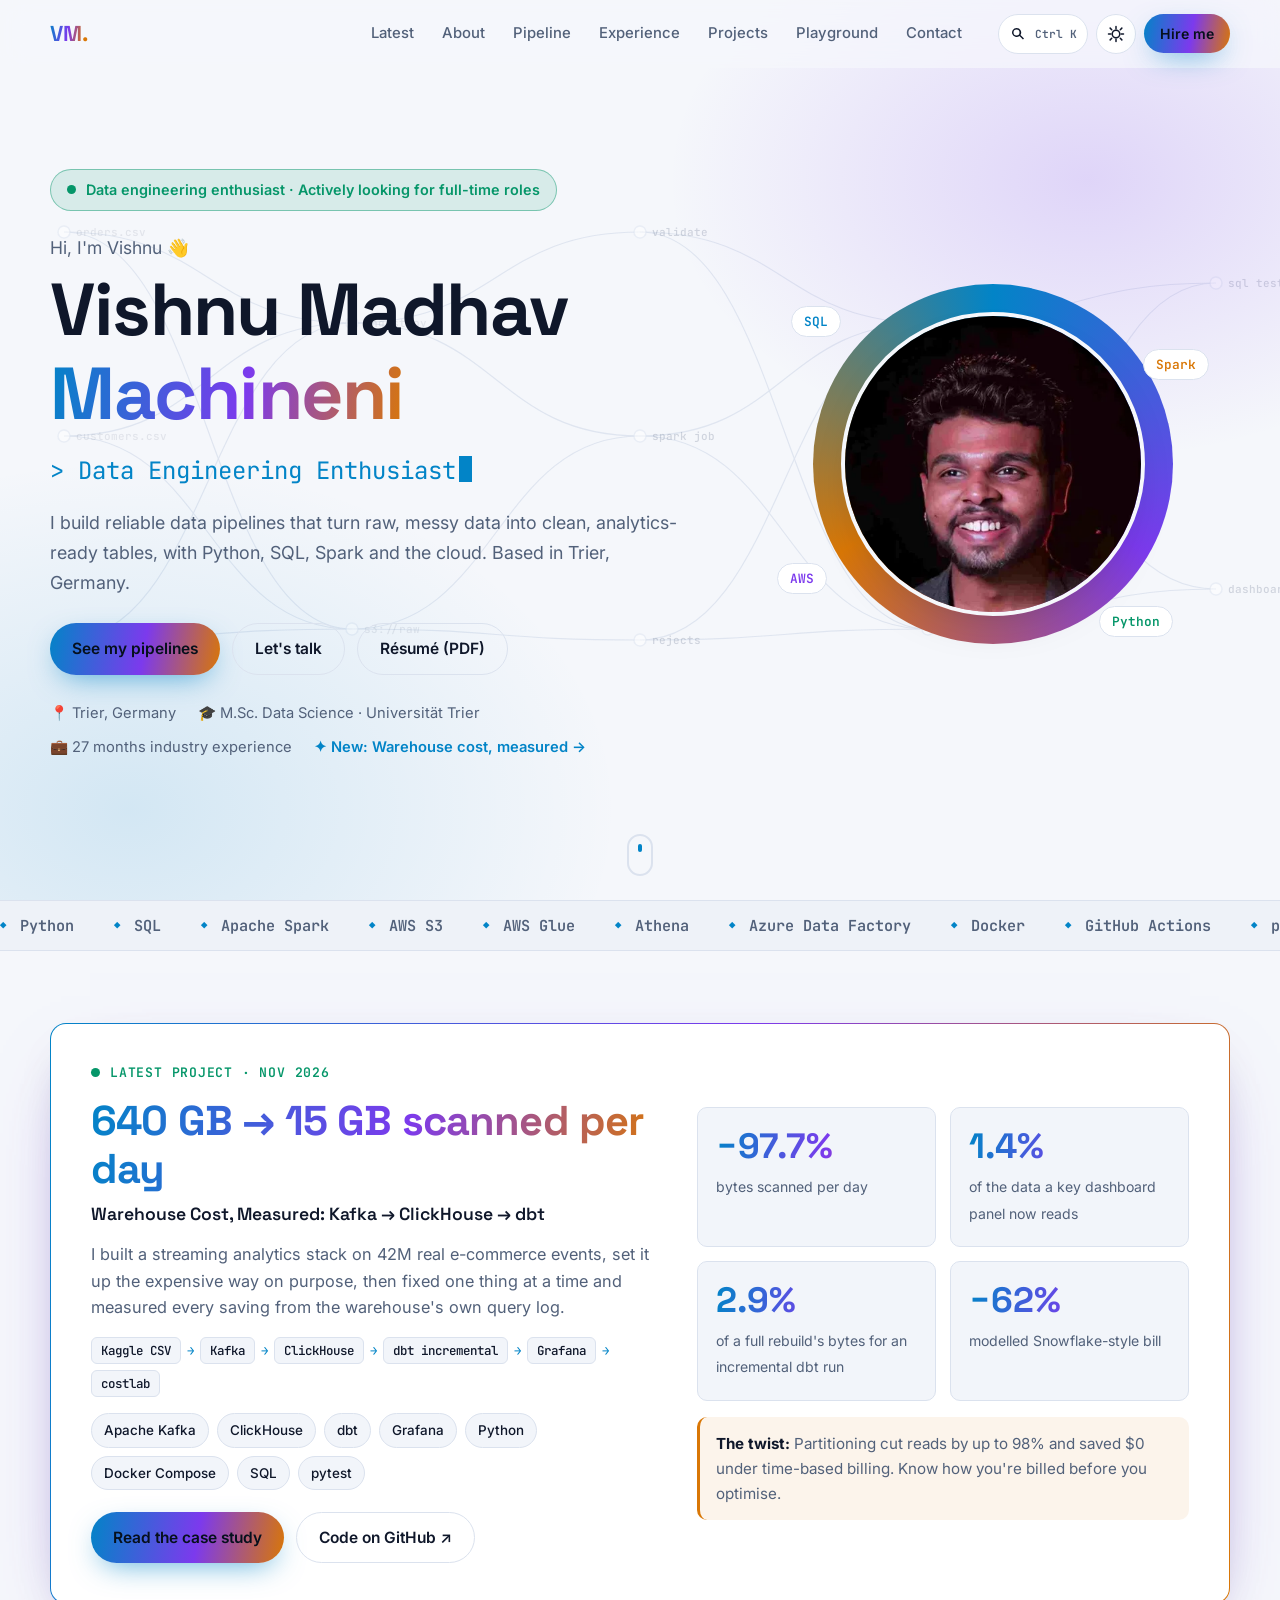
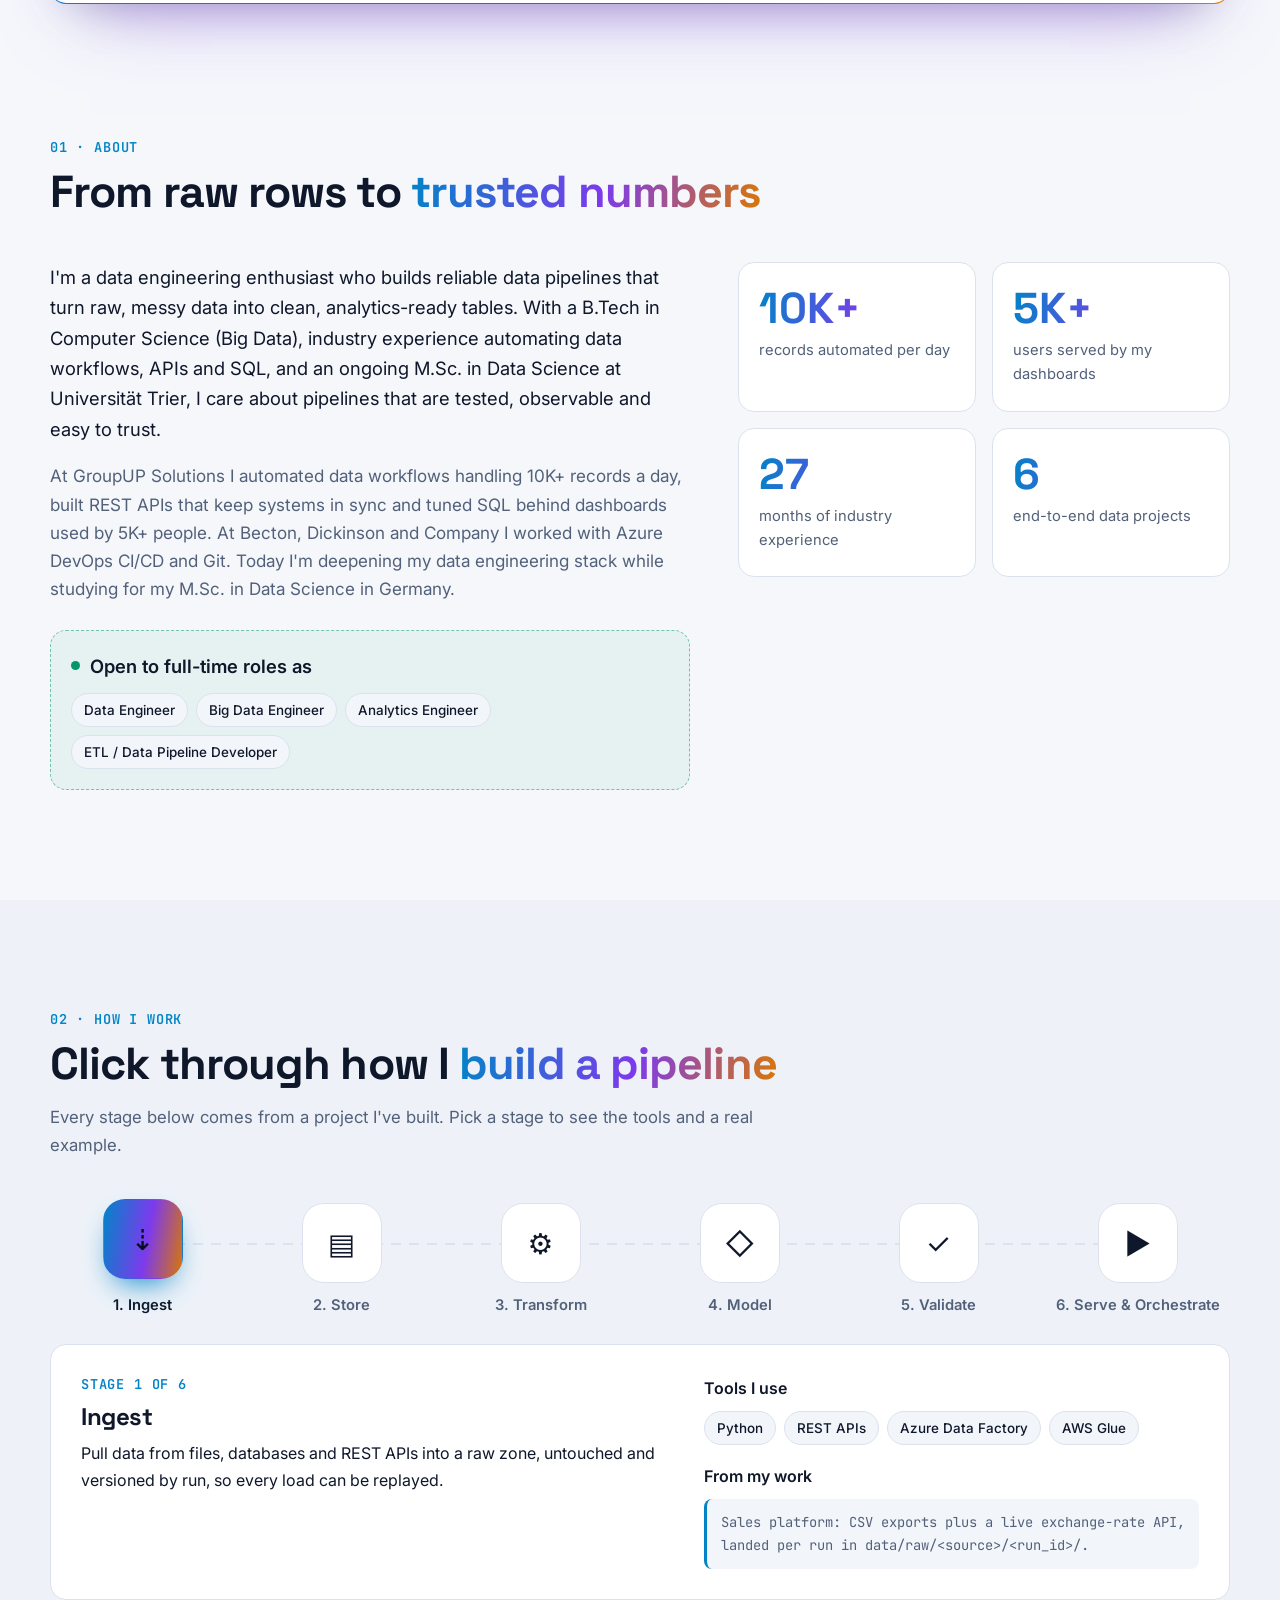
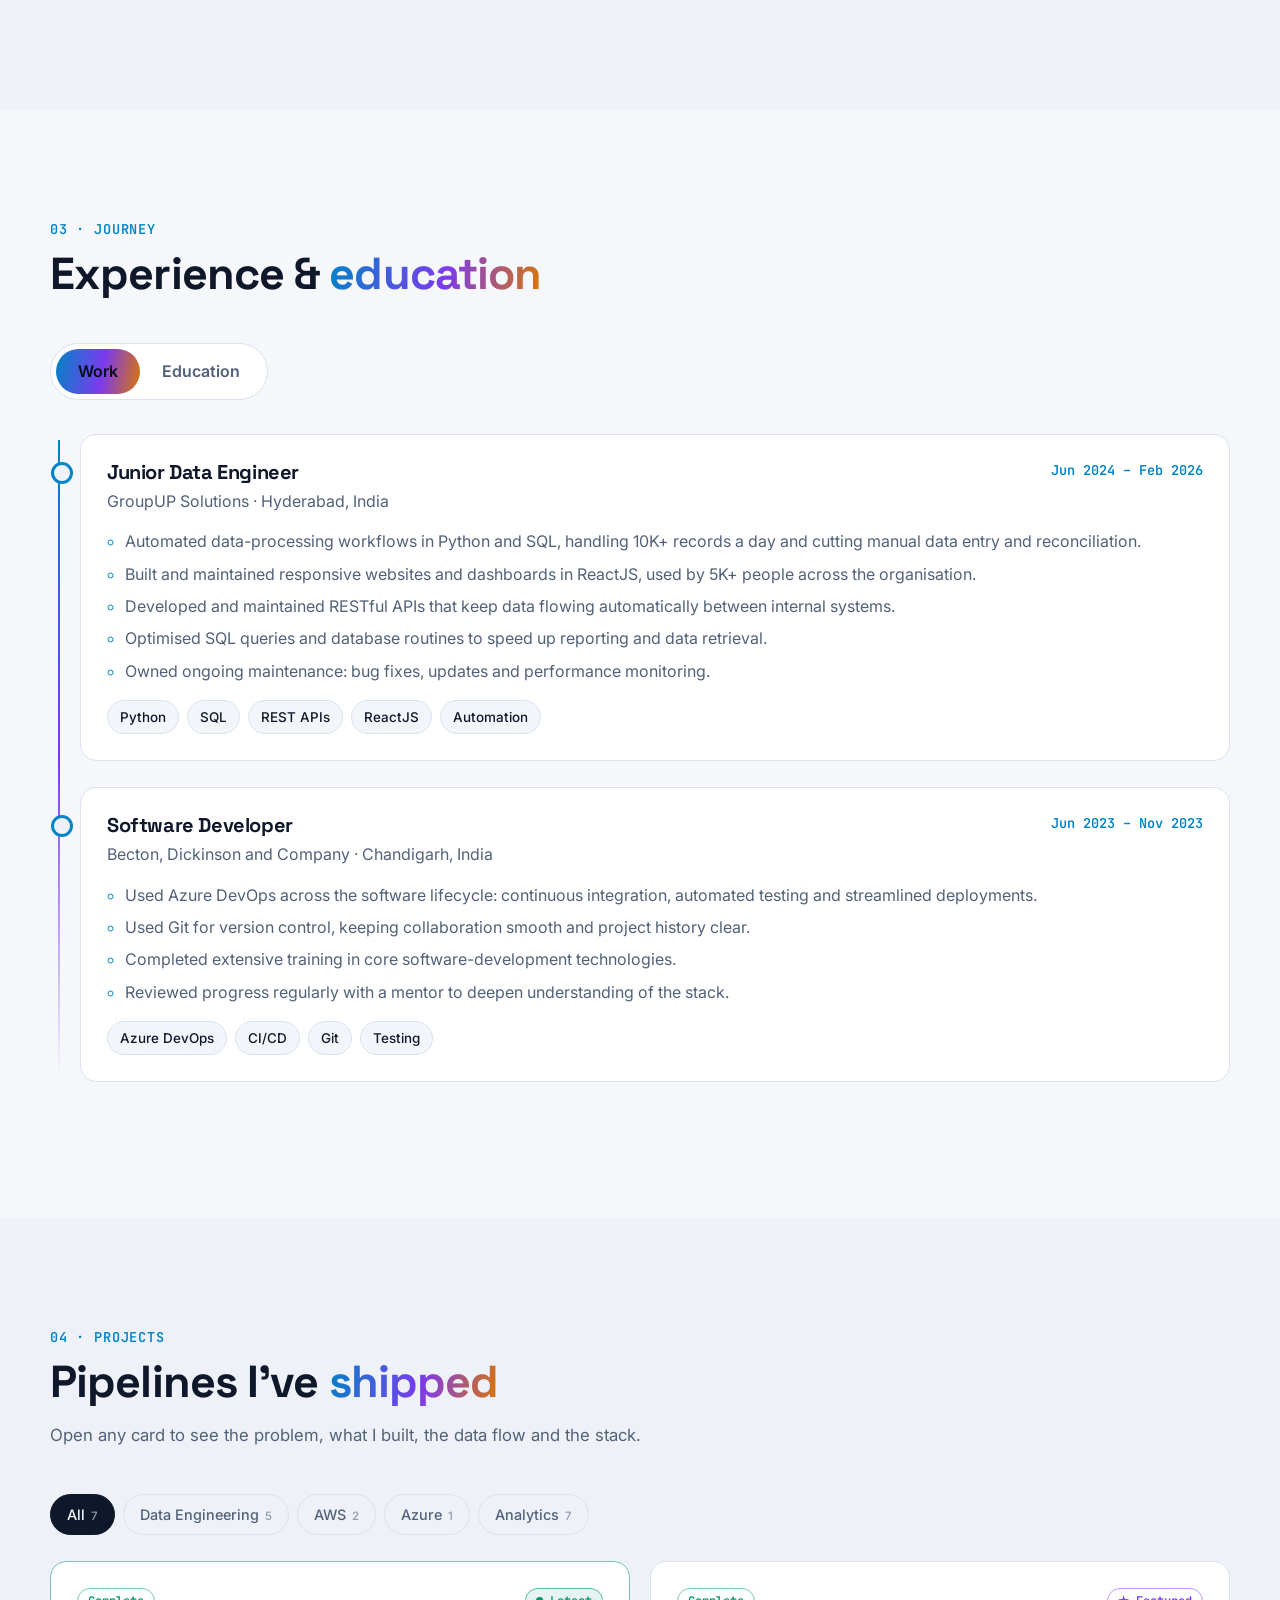
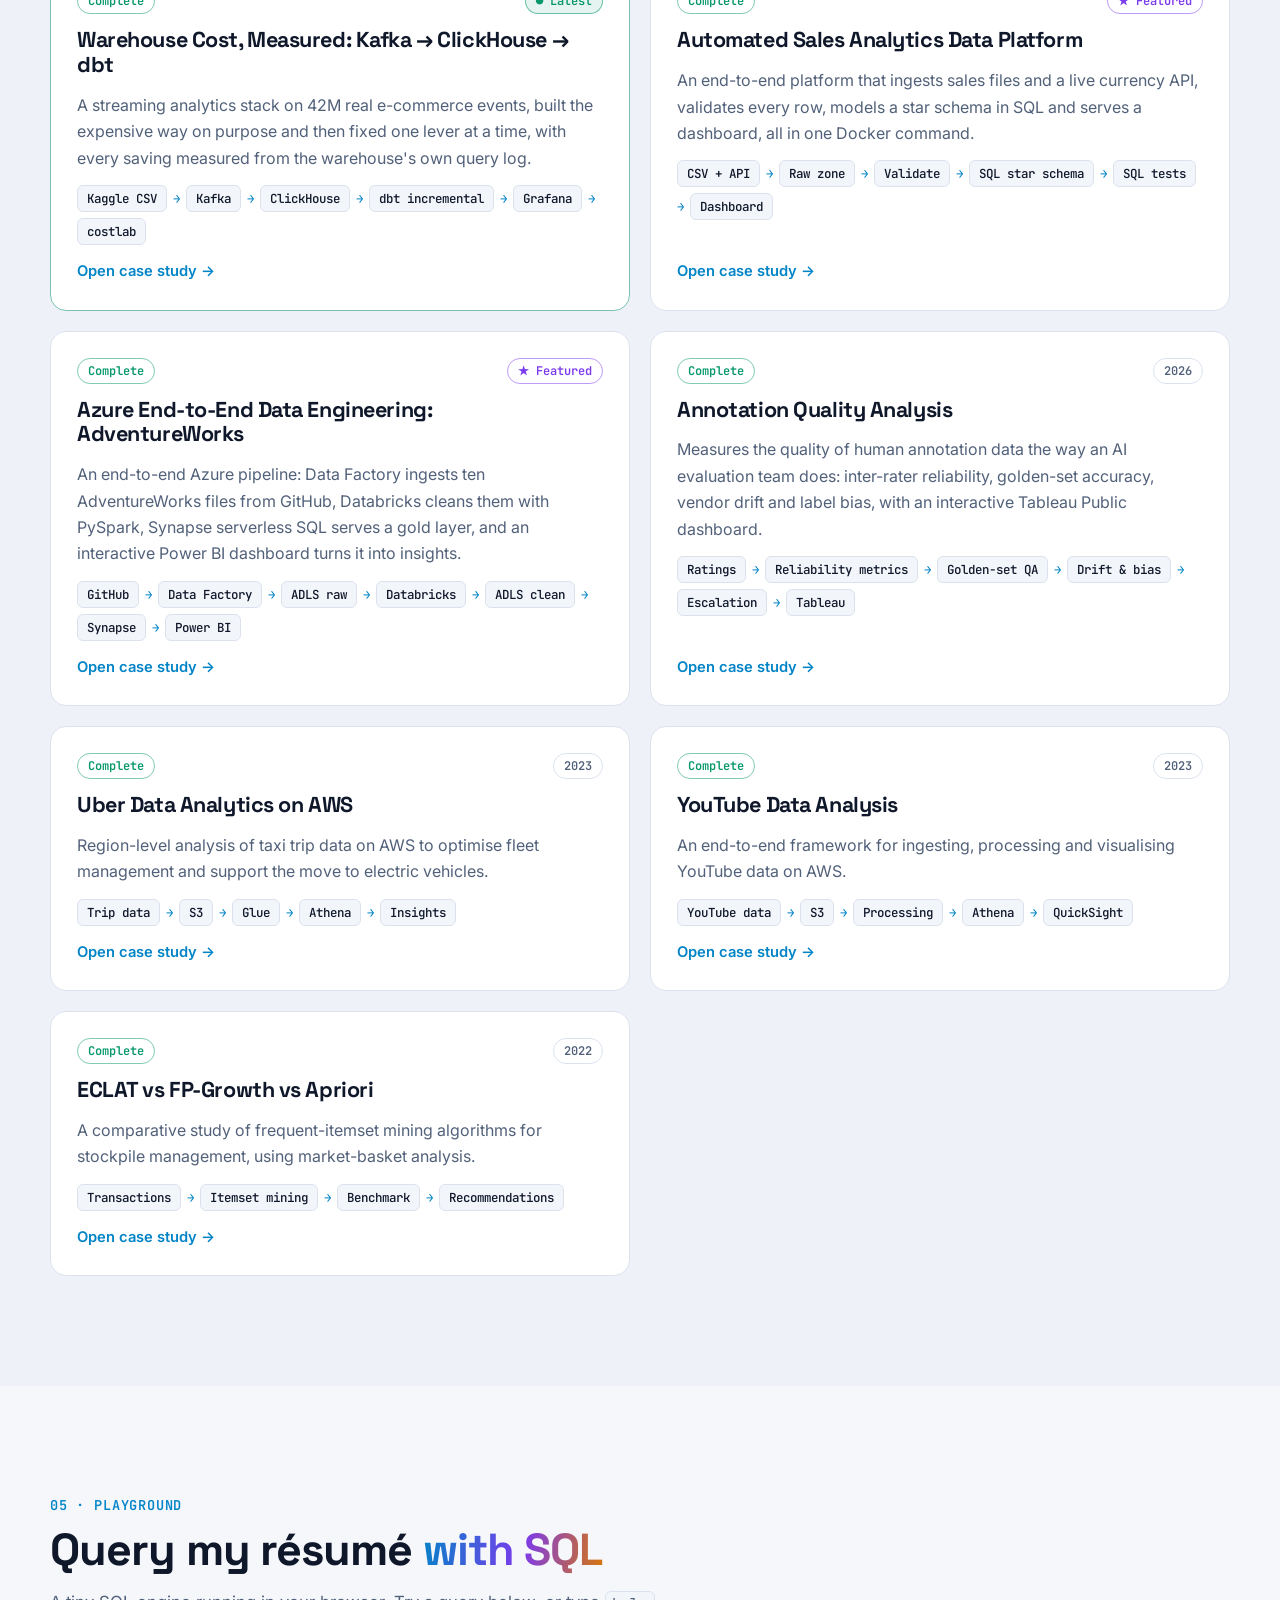
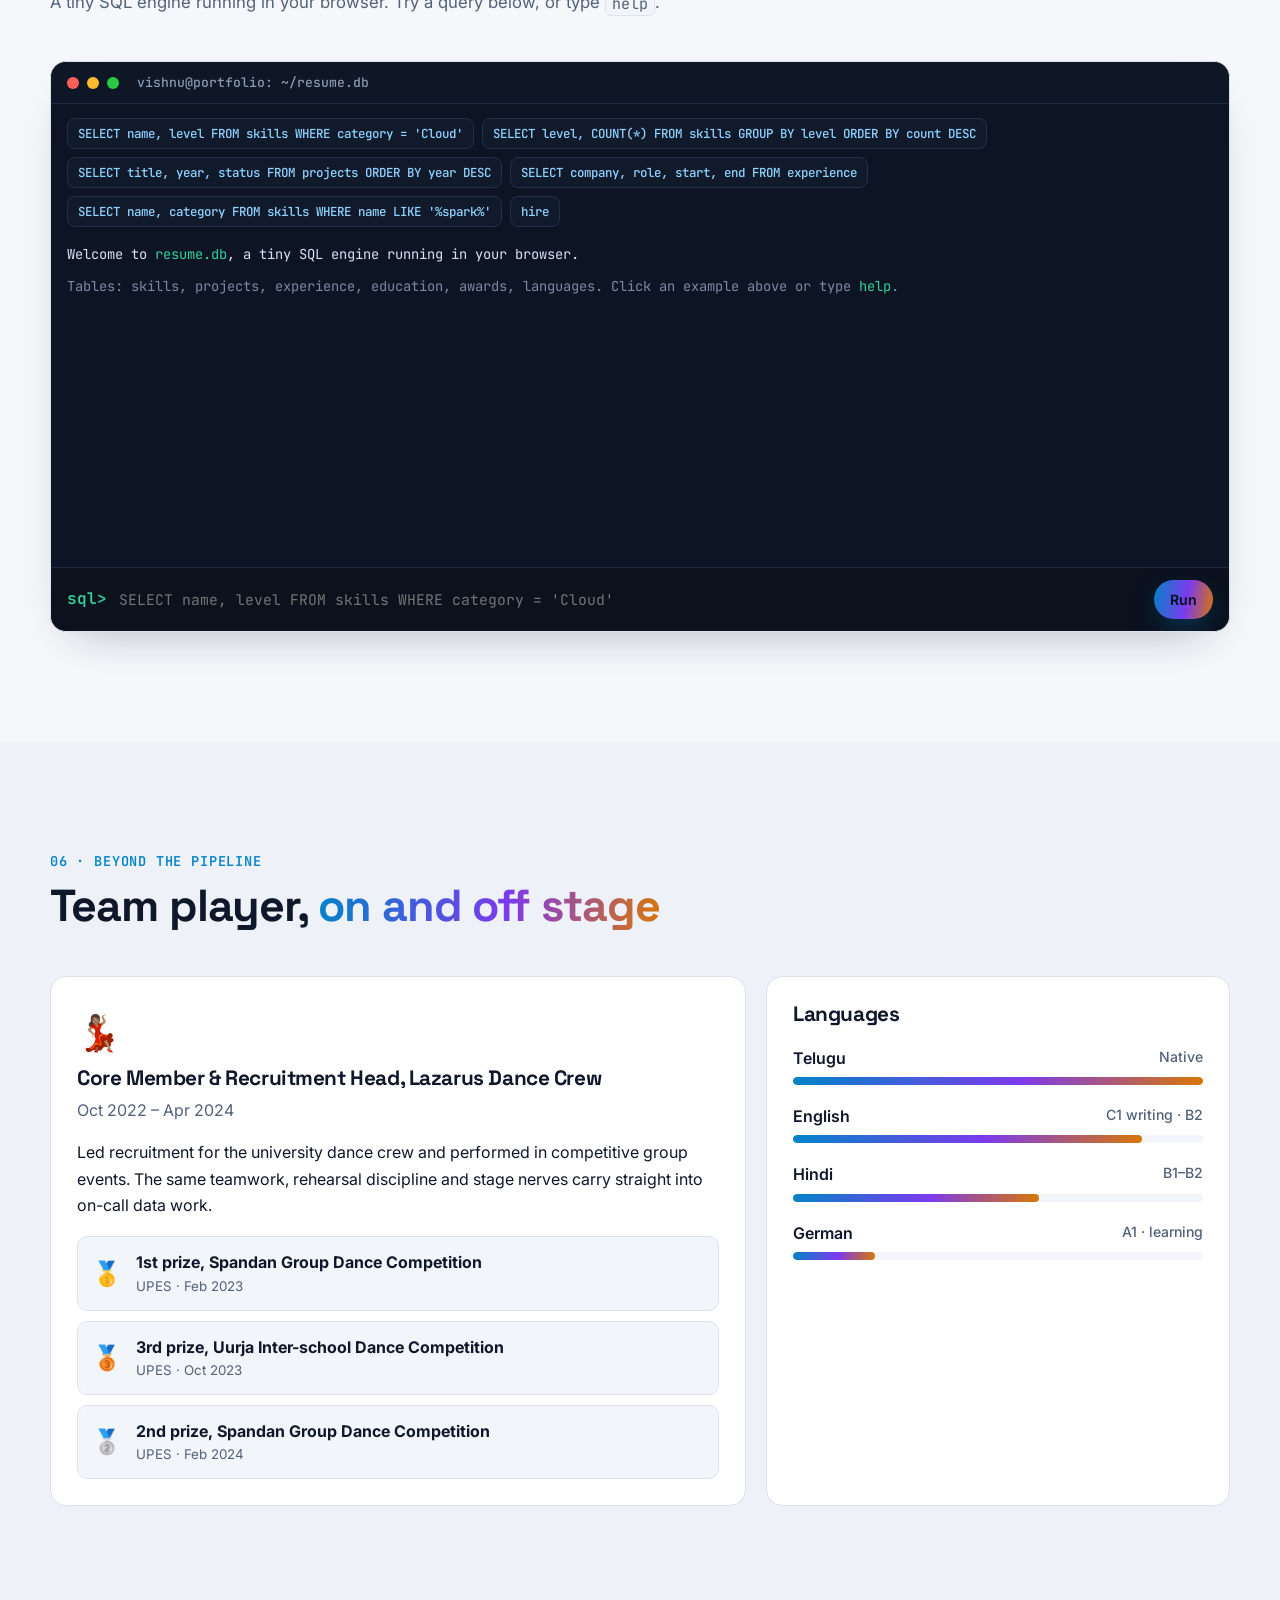
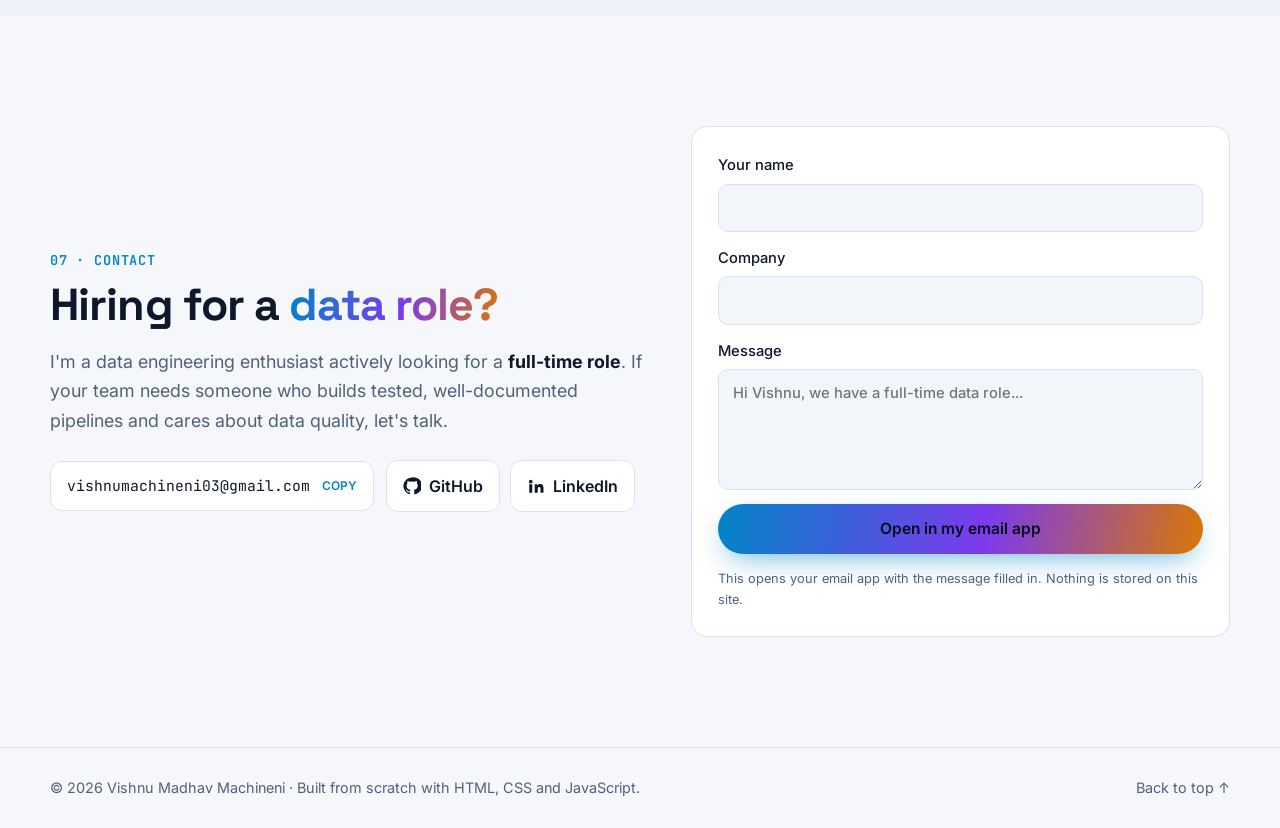
<file: index.html>
<!doctype html>
<html lang="en" data-theme="dark">
<head>
  <meta charset="utf-8">
  <meta name="viewport" content="width=device-width, initial-scale=1">
  <title>Vishnu Madhav Machineni · Data Engineering Enthusiast</title>
  <meta name="description" content="Vishnu Madhav Machineni is a data engineering enthusiast in Trier, Germany who builds reliable ETL/ELT pipelines with Python, SQL, Spark and AWS/Azure. Actively looking for full-time roles in data engineering.">
  <meta name="author" content="Vishnu Madhav Machineni">
  <meta name="theme-color" content="#0a0e17">
  <link rel="icon" href="assets/img/favicon.svg" type="image/svg+xml">
  <link rel="canonical" href="https://vishnumac03.github.io/">

  <meta property="og:type" content="website">
  <meta property="og:title" content="Vishnu Madhav Machineni · Data Engineering Enthusiast">
  <meta property="og:description" content="Data engineering enthusiast building reliable pipelines with Python, SQL, Spark and the cloud. Actively looking for full-time roles.">
  <meta property="og:image" content="https://vishnumac03.github.io/assets/img/og-card.png?v=2">
  <meta property="og:url" content="https://vishnumac03.github.io/">
  <meta name="twitter:card" content="summary_large_image">

  <link rel="preconnect" href="https://fonts.googleapis.com">
  <link rel="preconnect" href="https://fonts.gstatic.com" crossorigin>
  <link href="https://fonts.googleapis.com/css2?family=Inter:wght@400;500;600;700&family=JetBrains+Mono:wght@400;600&family=Space+Grotesk:wght@500;600;700&display=swap" rel="stylesheet">
  <link rel="stylesheet" href="assets/css/style.css?v=20261121b">

  <script>
    // apply the saved or system theme before first paint
    (function () {
      var t = null;
      try { t = localStorage.getItem("theme"); } catch (e) {}
      if (!t) t = window.matchMedia && window.matchMedia("(prefers-color-scheme: light)").matches ? "light" : "dark";
      document.documentElement.setAttribute("data-theme", t);
    })();
  </script>
  <script type="application/ld+json">
  {
    "@context": "https://schema.org",
    "@type": "Person",
    "name": "Vishnu Madhav Machineni",
    "jobTitle": "Data Engineering Enthusiast",
    "email": "mailto:vishnumachineni03@gmail.com",
    "address": { "@type": "PostalAddress", "addressLocality": "Trier", "addressCountry": "DE" },
    "alumniOf": ["University of Petroleum and Energy Studies"],
    "affiliation": "Universität Trier",
    "sameAs": ["https://github.com/VISHNUMAC03", "https://www.linkedin.com/in/vishnu-madhav-16ab6a1a2/"]
  }
  </script>
</head>
<body>
  <a class="skip-link" href="#main">Skip to content</a>
  <div class="progress" aria-hidden="true"><span id="progress-bar"></span></div>

  <header class="nav" id="nav">
    <div class="nav__inner container">
      <a class="logo" href="#top" aria-label="Back to top">
        <span class="logo__mark">VM</span><span class="logo__dot">.</span>
      </a>
      <nav class="nav__links" id="nav-links" aria-label="Primary">
        <a href="#latest">Latest</a>
        <a href="#about">About</a>
        <a href="#pipeline">Pipeline</a>
        <a href="#experience">Experience</a>
        <a href="#projects">Projects</a>
        <a href="#playground">Playground</a>
        <a href="#contact">Contact</a>
      </nav>
      <div class="nav__actions">
        <button class="icon-btn" id="palette-btn" type="button" aria-label="Open command palette" title="Command palette (Ctrl+K)">
          <svg viewBox="0 0 24 24" aria-hidden="true"><path d="M10 4a6 6 0 1 0 3.9 10.6l4.7 4.7 1.4-1.4-4.7-4.7A6 6 0 0 0 10 4Zm0 2a4 4 0 1 1 0 8 4 4 0 0 1 0-8Z"/></svg>
          <kbd>Ctrl K</kbd>
        </button>
        <button class="icon-btn" id="theme-btn" type="button" aria-label="Toggle light and dark theme">
          <svg class="i-sun" viewBox="0 0 24 24" aria-hidden="true"><path d="M12 7a5 5 0 1 0 0 10 5 5 0 0 0 0-10Zm0-5h0v3m0 14v3M4.2 4.2l2.1 2.1m11.4 11.4 2.1 2.1M2 12h3m14 0h3M4.2 19.8l2.1-2.1M17.7 6.3l2.1-2.1" stroke="currentColor" stroke-width="2" fill="none" stroke-linecap="round"/></svg>
          <svg class="i-moon" viewBox="0 0 24 24" aria-hidden="true"><path d="M20 14.5A8.5 8.5 0 0 1 9.5 4a8.5 8.5 0 1 0 10.5 10.5Z"/></svg>
        </button>
        <a class="btn btn--small btn--primary nav__hire" href="#contact">Hire me</a>
        <button class="icon-btn nav__burger" id="burger" type="button" aria-label="Open menu" aria-expanded="false" aria-controls="nav-links">
          <span></span><span></span><span></span>
        </button>
      </div>
    </div>
  </header>

  <main id="main">
    <!-- HERO -->
    <section class="hero" id="top">
      <canvas id="hero-canvas" aria-hidden="true"></canvas>
      <div class="container hero__grid">
        <div class="hero__copy">
          <a class="status" href="#contact">
            <span class="status__dot"></span>
            Data engineering enthusiast · Actively looking for full-time roles
          </a>
          <p class="hero__hello">Hi, I'm Vishnu 👋</p>
          <h1 class="hero__name">Vishnu Madhav <span class="grad">Machineni</span></h1>
          <p class="hero__role" aria-live="polite">
            <span class="mono">&gt;</span> <span id="typed">Data Engineering Enthusiast</span><span class="caret" aria-hidden="true"></span>
          </p>
          <p class="hero__lead">
            I build reliable data pipelines that turn raw, messy data into clean, analytics-ready tables,
            with Python, SQL, Spark and the cloud. Based in Trier, Germany.
          </p>
          <div class="hero__cta">
            <a class="btn btn--primary" href="#projects">See my pipelines</a>
            <a class="btn btn--ghost" href="#contact">Let's talk</a>
            <button class="btn btn--ghost" type="button" data-action="print">Résumé (PDF)</button>
          </div>
          <ul class="hero__meta">
            <li><span class="mono">📍</span> Trier, Germany</li>
            <li><span class="mono">🎓</span> M.Sc. Data Science · Universität Trier</li>
            <li><span class="mono">💼</span> 27 months industry experience</li>
            <li><a class="hero__new" href="#latest"><span class="mono">✦</span> New: Warehouse cost, measured →</a></li>
          </ul>
        </div>
        <div class="hero__visual">
          <div class="avatar">
            <div class="avatar__ring"></div>
            <picture>
              <source srcset="assets/img/vishnu.webp" type="image/webp">
              <img src="assets/img/vishnu.jpg" alt="Portrait of Vishnu Madhav Machineni" width="440" height="440">
            </picture>
            <span class="orbit orbit--1">SQL</span>
            <span class="orbit orbit--2">Spark</span>
            <span class="orbit orbit--3">AWS</span>
            <span class="orbit orbit--4">Python</span>
          </div>
        </div>
      </div>
      <a class="scroll-cue" href="#about" aria-label="Scroll to About"><span></span></a>
    </section>

    <!-- MARQUEE -->
    <div class="marquee" aria-hidden="true"><div class="marquee__track" id="marquee"></div></div>

    <!-- LATEST PROJECT -->
    <section class="section section--latest" id="latest" aria-labelledby="latest-title">
      <div class="container">
        <article class="card card--glow spotlight reveal" id="spotlight"></article>
      </div>
    </section>

    <!-- ABOUT -->
    <section class="section" id="about">
      <div class="container">
        <header class="section__head reveal">
          <p class="eyebrow">01 · About</p>
          <h2>From raw rows to <span class="grad">trusted numbers</span></h2>
        </header>
        <div class="about reveal">
          <div class="about__text">
            <p id="about-summary"></p>
            <p>
              At GroupUP Solutions I automated data workflows handling 10K+ records a day, built REST APIs that keep
              systems in sync and tuned SQL behind dashboards used by 5K+ people. At Becton, Dickinson and Company I
              worked with Azure DevOps CI/CD and Git. Today I'm deepening my data engineering stack while studying for
              my M.Sc. in Data Science in Germany.
            </p>
            <div class="looking">
              <p class="looking__title"><span class="status__dot"></span> Open to full-time roles as</p>
              <ul class="chips" id="looking-for"></ul>
            </div>
          </div>
          <div class="stats" id="stats"></div>
        </div>
      </div>
    </section>

    <!-- PIPELINE -->
    <section class="section section--alt" id="pipeline">
      <div class="container">
        <header class="section__head reveal">
          <p class="eyebrow">02 · How I work</p>
          <h2>Click through how I <span class="grad">build a pipeline</span></h2>
          <p class="section__sub">Every stage below comes from a project I've built. Pick a stage to see the tools and a real example.</p>
        </header>
        <div class="pipe reveal">
          <div class="pipe__stages" id="pipe-stages" role="tablist" aria-label="Pipeline stages"></div>
          <div class="pipe__panel" id="pipe-panel" role="tabpanel" aria-live="polite"></div>
        </div>
      </div>
    </section>

    <!-- EXPERIENCE -->
    <section class="section" id="experience">
      <div class="container">
        <header class="section__head reveal">
          <p class="eyebrow">03 · Journey</p>
          <h2>Experience &amp; <span class="grad">education</span></h2>
        </header>
        <div class="tabs reveal" role="tablist" aria-label="Journey">
          <button class="tab is-active" role="tab" aria-selected="true" data-tab="work" type="button">Work</button>
          <button class="tab" role="tab" aria-selected="false" data-tab="edu" type="button">Education</button>
        </div>
        <ol class="timeline" id="timeline"></ol>
      </div>
    </section>

    <!-- PROJECTS -->
    <section class="section section--alt" id="projects">
      <div class="container">
        <header class="section__head reveal">
          <p class="eyebrow">04 · Projects</p>
          <h2>Pipelines I've <span class="grad">shipped</span></h2>
          <p class="section__sub">Open any card to see the problem, what I built, the data flow and the stack.</p>
        </header>
        <div class="filters reveal" id="project-filters" role="group" aria-label="Filter projects"></div>
        <div class="projects" id="projects-grid"></div>
      </div>
    </section>

    <!-- PLAYGROUND -->
    <section class="section" id="playground">
      <div class="container">
        <header class="section__head reveal">
          <p class="eyebrow">05 · Playground</p>
          <h2>Query my résumé <span class="grad">with SQL</span></h2>
          <p class="section__sub">A tiny SQL engine running in your browser. Try a query below, or type <code>help</code>.</p>
        </header>
        <div class="console reveal">
          <div class="console__bar">
            <span class="dot dot--r"></span><span class="dot dot--y"></span><span class="dot dot--g"></span>
            <span class="console__title">vishnu@portfolio: ~/resume.db</span>
          </div>
          <div class="console__examples" id="sql-examples"></div>
          <div class="console__out" id="console-out" aria-live="polite"></div>
          <form class="console__in" id="console-form" autocomplete="off">
            <label for="console-input" class="mono prompt">sql&gt;</label>
            <input id="console-input" type="text" spellcheck="false" placeholder="SELECT name, level FROM skills WHERE category = 'Cloud'" aria-label="SQL query or command">
            <button class="btn btn--small btn--primary" type="submit">Run</button>
          </form>
        </div>
      </div>
    </section>

    <!-- BEYOND -->
    <section class="section section--alt" id="beyond">
      <div class="container">
        <header class="section__head reveal">
          <p class="eyebrow">06 · Beyond the pipeline</p>
          <h2>Team player, <span class="grad">on and off stage</span></h2>
        </header>
        <div class="beyond reveal">
          <article class="card card--glow beyond__dance">
            <p class="beyond__emoji" aria-hidden="true">💃🏽</p>
            <h3 id="lead-title"></h3>
            <p class="muted" id="lead-dates"></p>
            <p id="lead-text"></p>
            <ul class="awards" id="awards"></ul>
          </article>
          <article class="card beyond__langs">
            <h3>Languages</h3>
            <ul class="langs" id="langs"></ul>
          </article>
        </div>
      </div>
    </section>

    <!-- CONTACT -->
    <section class="section" id="contact">
      <div class="container">
        <div class="contact reveal">
          <div class="contact__copy">
            <p class="eyebrow">07 · Contact</p>
            <h2>Hiring for a <span class="grad">data role?</span></h2>
            <p class="contact__lead">
              I'm a data engineering enthusiast actively looking for a <strong>full-time role</strong>. If your team needs someone who
              builds tested, well-documented pipelines and cares about data quality, let's talk.
            </p>
            <div class="contact__quick">
              <button class="copy" type="button" id="copy-email" aria-label="Copy email address">
                <span class="mono" id="email-text">vishnumachineni03@gmail.com</span>
                <span class="copy__hint">Copy</span>
              </button>
              <div class="socials" id="socials"></div>
            </div>
          </div>
          <form class="contact__form card" id="contact-form">
            <label>Your name<input name="name" required autocomplete="name"></label>
            <label>Company<input name="company" autocomplete="organization"></label>
            <label>Message<textarea name="message" rows="4" required placeholder="Hi Vishnu, we have a full-time data role..."></textarea></label>
            <button class="btn btn--primary" type="submit">Open in my email app</button>
            <p class="form-note muted">This opens your email app with the message filled in. Nothing is stored on this site.</p>
          </form>
        </div>
      </div>
    </section>
  </main>

  <footer class="footer">
    <div class="container footer__inner">
      <p>© <span id="year">2026</span> Vishnu Madhav Machineni · Built from scratch with HTML, CSS and JavaScript.</p>
      <a href="#top" class="muted">Back to top ↑</a>
    </div>
  </footer>

  <!-- project modal -->
  <dialog class="modal" id="project-modal" aria-labelledby="modal-title">
    <div class="modal__body" id="modal-body"></div>
  </dialog>

  <!-- command palette -->
  <dialog class="palette" id="palette" aria-label="Command palette">
    <input id="palette-input" type="text" placeholder="Type a command or section…" aria-label="Search commands">
    <ul id="palette-list" role="listbox"></ul>
  </dialog>

  <div class="toast" id="toast" role="status" aria-live="polite"></div>

  <!-- print-only résumé -->
  <article id="print-resume" aria-hidden="true"></article>

  <noscript><p class="noscript">This site works best with JavaScript enabled. Contact: vishnumachineni03@gmail.com</p></noscript>

  <script src="assets/js/data.js?v=20261121b"></script>
  <script src="assets/js/main.js?v=20261121b"></script>
</body>
</html>
</file>
<file: assets/css/style.css>
/* ============================================================
   Vishnu Madhav Machineni · Data Engineer portfolio
   ============================================================ */

:root {
  --bg: #0a0e17;
  --bg-2: #0d1320;
  --surface: #121a2a;
  --surface-2: #172238;
  --border: #22314b;
  --text: #e8eef8;
  --muted: #9aa9c0;
  --accent: #38bdf8;
  --accent-2: #a78bfa;
  --accent-3: #f59e0b;
  --ok: #34d399;
  --danger: #f87171;
  --grad: linear-gradient(100deg, var(--accent) 0%, var(--accent-2) 55%, var(--accent-3) 100%);
  --shadow: 0 20px 50px -20px rgba(0, 0, 0, 0.6);
  --radius: 16px;
  --radius-sm: 10px;
  --font: "Inter", system-ui, -apple-system, "Segoe UI", Roboto, sans-serif;
  --font-head: "Space Grotesk", var(--font);
  --font-mono: "JetBrains Mono", ui-monospace, "Cascadia Code", Consolas, monospace;
  --nav-h: 68px;
  color-scheme: dark;
}

:root[data-theme="light"] {
  --bg: #f5f7fb;
  --bg-2: #eef2f8;
  --surface: #ffffff;
  --surface-2: #f2f5fa;
  --border: #dbe2ee;
  --text: #0f172a;
  --muted: #52617a;
  --accent: #0284c7;
  --accent-2: #7c3aed;
  --accent-3: #d97706;
  --ok: #059669;
  --danger: #dc2626;
  --shadow: 0 20px 45px -25px rgba(15, 23, 42, 0.35);
  color-scheme: light;
}

* { box-sizing: border-box; }
html { scroll-behavior: smooth; scroll-padding-top: calc(var(--nav-h) + 12px); -webkit-text-size-adjust: 100%; }
body {
  margin: 0;
  background: var(--bg);
  color: var(--text);
  font: 400 16px/1.65 var(--font);
  -webkit-font-smoothing: antialiased;
  overflow-x: hidden;
}
img { max-width: 100%; display: block; }
a { color: inherit; text-decoration: none; }
button { font: inherit; color: inherit; }
h1, h2, h3 { font-family: var(--font-head); line-height: 1.15; margin: 0; letter-spacing: -0.02em; }
h2 { font-size: clamp(1.9rem, 4vw, 2.8rem); }
h3 { font-size: 1.2rem; }
p { margin: 0 0 1em; }
code, .mono { font-family: var(--font-mono); }
code { font-size: 0.9em; background: var(--surface-2); border: 1px solid var(--border); padding: 0.1em 0.4em; border-radius: 6px; }
.muted { color: var(--muted); }
.grad { background: var(--grad); -webkit-background-clip: text; background-clip: text; color: transparent; }
.container { width: min(1180px, 100% - 32px); margin-inline: auto; }
:focus-visible { outline: 2px solid var(--accent); outline-offset: 3px; border-radius: 6px; }

.skip-link { position: absolute; left: -999px; top: 8px; z-index: 100; background: var(--accent); color: #001018; padding: 8px 14px; border-radius: 8px; }
.skip-link:focus { left: 12px; }

/* ---------- progress + nav ---------- */
.progress { position: fixed; inset: 0 0 auto 0; height: 3px; z-index: 60; }
.progress span { display: block; height: 100%; width: 0; background: var(--grad); transition: width 0.1s linear; }

.nav {
  position: fixed; inset: 0 0 auto 0; height: var(--nav-h); z-index: 50;
  background: color-mix(in srgb, var(--bg) 72%, transparent);
  backdrop-filter: saturate(140%) blur(14px);
  -webkit-backdrop-filter: saturate(140%) blur(14px);
  border-bottom: 1px solid transparent;
  transition: border-color 0.3s, background 0.3s;
}
.nav.is-scrolled { border-bottom-color: var(--border); }
.nav__inner { height: 100%; display: flex; align-items: center; gap: 24px; }
.logo { font-family: var(--font-head); font-weight: 700; font-size: 1.35rem; display: flex; align-items: baseline; }
.logo__mark { background: var(--grad); -webkit-background-clip: text; background-clip: text; color: transparent; }
.logo__dot { color: var(--accent-3); }
.nav__links { display: flex; gap: 4px; margin-left: auto; }
.nav__links a { padding: 8px 12px; border-radius: 999px; color: var(--muted); font-size: 0.93rem; font-weight: 500; transition: color 0.2s, background 0.2s; }
.nav__links a:hover { color: var(--text); }
.nav__links a.is-active { color: var(--text); background: var(--surface-2); }
.nav__actions { display: flex; align-items: center; gap: 8px; }
.icon-btn {
  display: inline-flex; align-items: center; justify-content: center; gap: 8px;
  height: 40px; min-width: 40px; padding: 0 10px;
  border: 1px solid var(--border); border-radius: 999px; background: var(--surface); cursor: pointer;
  transition: border-color 0.2s, transform 0.2s;
}
.icon-btn:hover { border-color: var(--accent); }
.icon-btn svg { width: 18px; height: 18px; fill: currentColor; }
.icon-btn kbd { font: 600 0.7rem var(--font-mono); color: var(--muted); }
#theme-btn .i-sun { display: none; }
:root[data-theme="light"] #theme-btn .i-sun { display: block; }
:root[data-theme="light"] #theme-btn .i-moon { display: none; }
.nav__burger { display: none; flex-direction: column; gap: 4px; }
.nav__burger span { width: 16px; height: 2px; background: currentColor; border-radius: 2px; transition: transform 0.25s, opacity 0.25s; }
.nav__burger[aria-expanded="true"] span:nth-child(1) { transform: translateY(6px) rotate(45deg); }
.nav__burger[aria-expanded="true"] span:nth-child(2) { opacity: 0; }
.nav__burger[aria-expanded="true"] span:nth-child(3) { transform: translateY(-6px) rotate(-45deg); }

/* ---------- buttons ---------- */
.btn {
  display: inline-flex; align-items: center; justify-content: center; gap: 8px;
  padding: 12px 22px; border-radius: 999px; font-weight: 600; font-size: 0.97rem;
  border: 1px solid var(--border); background: var(--surface); cursor: pointer;
  transition: transform 0.2s, box-shadow 0.25s, border-color 0.2s, background 0.2s;
}
.btn:hover { transform: translateY(-2px); border-color: var(--accent); }
.btn--primary { background: var(--grad); border: 0; color: #06101c; box-shadow: 0 10px 30px -10px color-mix(in srgb, var(--accent) 70%, transparent); }
.btn--primary:hover { box-shadow: 0 14px 34px -10px color-mix(in srgb, var(--accent-2) 80%, transparent); }
.btn--ghost { background: transparent; }
.btn--small { padding: 8px 16px; font-size: 0.88rem; }

/* ---------- hero ---------- */
.hero { position: relative; min-height: 100svh; display: flex; align-items: center; padding: calc(var(--nav-h) + 40px) 0 80px; overflow: hidden; }
#hero-canvas { position: absolute; inset: 0; width: 100%; height: 100%; opacity: 0.9; }
.hero::after {
  content: ""; position: absolute; inset: 0; pointer-events: none;
  background:
    radial-gradient(600px 400px at 85% 20%, color-mix(in srgb, var(--accent-2) 18%, transparent), transparent 70%),
    radial-gradient(700px 500px at 10% 90%, color-mix(in srgb, var(--accent) 14%, transparent), transparent 70%);
}
.hero__grid { position: relative; z-index: 1; display: grid; grid-template-columns: 1.25fr 0.9fr; gap: 48px; align-items: center; }
.status {
  display: inline-flex; align-items: center; gap: 10px; padding: 8px 16px; border-radius: 999px;
  background: color-mix(in srgb, var(--ok) 12%, transparent); border: 1px solid color-mix(in srgb, var(--ok) 45%, transparent);
  color: var(--ok); font-weight: 600; font-size: 0.9rem; margin-bottom: 22px; transition: transform 0.2s;
}
.status:hover { transform: translateY(-2px); }
.status__dot { width: 9px; height: 9px; border-radius: 50%; background: var(--ok); box-shadow: 0 0 0 0 var(--ok); animation: pulse 1.8s infinite; flex: none; display: inline-block; }
@keyframes pulse { 0% { box-shadow: 0 0 0 0 color-mix(in srgb, var(--ok) 70%, transparent); } 70% { box-shadow: 0 0 0 10px transparent; } 100% { box-shadow: 0 0 0 0 transparent; } }
.hero__hello { font-size: 1.1rem; color: var(--muted); margin-bottom: 6px; }
.hero__name { font-size: clamp(2.6rem, 6.4vw, 4.6rem); font-weight: 700; margin-bottom: 14px; }
.hero__role { font-family: var(--font-mono); font-size: clamp(1.1rem, 2.4vw, 1.5rem); color: var(--accent); margin-bottom: 18px; min-height: 1.6em; }
.caret { display: inline-block; width: 0.55em; height: 1.1em; background: var(--accent); vertical-align: -0.15em; margin-left: 3px; animation: blink 1s steps(1) infinite; }
@keyframes blink { 50% { opacity: 0; } }
.hero__lead { font-size: 1.12rem; color: var(--muted); max-width: 58ch; }
.hero__cta { display: flex; flex-wrap: wrap; gap: 12px; margin: 26px 0 26px; }
.hero__meta { list-style: none; padding: 0; margin: 0; display: flex; flex-wrap: wrap; gap: 10px 22px; color: var(--muted); font-size: 0.92rem; }

.hero__visual { display: flex; justify-content: center; }
.avatar { position: relative; width: min(360px, 78vw); aspect-ratio: 1; }
.avatar picture, .avatar img { position: absolute; inset: 14px; width: calc(100% - 28px); height: calc(100% - 28px); border-radius: 50%; object-fit: cover; }
.avatar img { box-shadow: var(--shadow); border: 4px solid var(--bg); }
.avatar__ring { position: absolute; inset: 0; border-radius: 50%; background: conic-gradient(from 0deg, var(--accent), var(--accent-2), var(--accent-3), var(--accent)); animation: spin 8s linear infinite; filter: blur(0.5px); }
@keyframes spin { to { transform: rotate(360deg); } }
.orbit {
  position: absolute; padding: 6px 12px; border-radius: 999px; font: 600 0.8rem var(--font-mono);
  background: var(--surface); border: 1px solid var(--border); box-shadow: var(--shadow); animation: float 5s ease-in-out infinite;
}
.orbit--1 { top: 6%; left: -6%; color: var(--accent); }
.orbit--2 { top: 18%; right: -10%; color: var(--accent-3); animation-delay: -1.2s; }
.orbit--3 { bottom: 14%; left: -10%; color: var(--accent-2); animation-delay: -2.4s; }
.orbit--4 { bottom: 2%; right: 0; color: var(--ok); animation-delay: -3.6s; }
@keyframes float { 50% { transform: translateY(-10px); } }
.scroll-cue { position: absolute; bottom: 24px; left: 50%; translate: -50% 0; width: 26px; height: 42px; border: 2px solid var(--border); border-radius: 14px; z-index: 1; }
.scroll-cue span { position: absolute; left: 50%; top: 8px; width: 4px; height: 8px; margin-left: -2px; border-radius: 2px; background: var(--accent); animation: cue 1.6s infinite; }
@keyframes cue { 0% { opacity: 0; transform: translateY(0); } 40% { opacity: 1; } 100% { opacity: 0; transform: translateY(14px); } }

/* ---------- marquee ---------- */
.marquee { border-block: 1px solid var(--border); background: var(--bg-2); overflow: hidden; padding: 14px 0; }
.marquee__track { display: flex; gap: 40px; width: max-content; animation: marquee 40s linear infinite; }
.marquee__track span { font: 600 0.95rem var(--font-mono); color: var(--muted); white-space: nowrap; }
.marquee__track span::before { content: "◆"; color: var(--accent); margin-right: 14px; font-size: 0.7em; vertical-align: 2px; }
.marquee:hover .marquee__track { animation-play-state: paused; }
@keyframes marquee { to { transform: translateX(-50%); } }

/* ---------- sections ---------- */
.section { padding: 110px 0; position: relative; }
.section--alt { background: var(--bg-2); }
.section__head { margin-bottom: 44px; max-width: 760px; }
.eyebrow { font: 600 0.85rem var(--font-mono); color: var(--accent); letter-spacing: 0.06em; text-transform: uppercase; margin-bottom: 10px; }
.section__sub { color: var(--muted); font-size: 1.05rem; margin-top: 14px; }

.reveal { opacity: 0; transform: translateY(26px); transition: opacity 0.7s ease, transform 0.7s ease; }
.reveal.is-visible { opacity: 1; transform: none; }

.card {
  background: var(--surface); border: 1px solid var(--border); border-radius: var(--radius); padding: 26px;
  position: relative; overflow: hidden;
}
.card--glow::before, .spot::before {
  content: ""; position: absolute; inset: 0; pointer-events: none; opacity: 0; transition: opacity 0.3s;
  background: radial-gradient(380px circle at var(--mx, 50%) var(--my, 50%), color-mix(in srgb, var(--accent) 14%, transparent), transparent 60%);
}
.card--glow:hover::before, .spot:hover::before { opacity: 1; }

.chips { list-style: none; padding: 0; margin: 0; display: flex; flex-wrap: wrap; gap: 8px; }
.chip { display: inline-flex; align-items: center; padding: 5px 12px; border-radius: 999px; font-size: 0.84rem; font-weight: 500; background: var(--surface-2); border: 1px solid var(--border); }

/* ---------- about ---------- */
.about { display: grid; grid-template-columns: 1.3fr 1fr; gap: 48px; align-items: start; }
.about__text p { font-size: 1.07rem; color: var(--muted); }
.about__text p:first-child { color: var(--text); font-size: 1.15rem; }
.looking { margin-top: 26px; padding: 20px; border-radius: var(--radius); border: 1px dashed color-mix(in srgb, var(--ok) 50%, transparent); background: color-mix(in srgb, var(--ok) 6%, transparent); }
.looking__title { display: flex; align-items: center; gap: 10px; font-weight: 600; color: var(--ok); margin-bottom: 12px; }
.stats { display: grid; grid-template-columns: 1fr 1fr; gap: 16px; }
.stat { padding: 24px 20px; }
.stat__num { font: 700 clamp(2rem, 4vw, 2.7rem)/1 var(--font-head); margin-bottom: 8px; }
.stat__label { color: var(--muted); font-size: 0.92rem; margin: 0; }

/* ---------- pipeline explorer ---------- */
.pipe { display: grid; gap: 26px; }
.pipe__stages { display: grid; grid-template-columns: repeat(6, 1fr); gap: 14px; position: relative; }
.pipe__stages::before {
  content: ""; position: absolute; left: 6%; right: 6%; top: 40px; height: 2px;
  background: repeating-linear-gradient(90deg, var(--border) 0 10px, transparent 10px 18px);
}
.pipe__flow { position: absolute; left: 6%; right: 6%; top: 37px; height: 8px; pointer-events: none; overflow: hidden; }
.pipe__flow i { position: absolute; top: 0; width: 8px; height: 8px; border-radius: 50%; background: var(--accent); box-shadow: 0 0 10px var(--accent); animation: flow 4s linear infinite; }
@keyframes flow { from { left: 0; } to { left: 100%; } }
.stage {
  position: relative; z-index: 1; display: flex; flex-direction: column; align-items: center; gap: 10px;
  background: none; border: 0; cursor: pointer; padding: 0 4px; text-align: center;
}
.stage__icon {
  width: 80px; height: 80px; border-radius: 22px; display: grid; place-items: center; font-size: 1.8rem;
  background: var(--surface); border: 1px solid var(--border); transition: transform 0.25s, border-color 0.25s, box-shadow 0.25s, background 0.25s;
}
.stage__label { font-weight: 600; font-size: 0.92rem; color: var(--muted); transition: color 0.2s; }
.stage:hover .stage__icon { transform: translateY(-4px); border-color: var(--accent); }
.stage[aria-selected="true"] .stage__icon { background: var(--grad); color: #06101c; border-color: transparent; box-shadow: 0 14px 30px -12px var(--accent); transform: translateY(-4px); }
.stage[aria-selected="true"] .stage__label { color: var(--text); }
.pipe__panel { display: grid; grid-template-columns: 1.2fr 1fr; gap: 28px; padding: 30px; border-radius: var(--radius); background: var(--surface); border: 1px solid var(--border); min-height: 210px; }
.pipe__panel h3 { font-size: 1.5rem; margin-bottom: 10px; }
.pipe__panel .example { font-family: var(--font-mono); font-size: 0.86rem; color: var(--muted); background: var(--surface-2); border-left: 3px solid var(--accent); padding: 12px 14px; border-radius: 8px; margin: 0; }
.pipe__panel .tools-title { font-weight: 600; margin-bottom: 10px; }
.fade-in { animation: fadeIn 0.45s ease; }
@keyframes fadeIn { from { opacity: 0; transform: translateY(8px); } to { opacity: 1; transform: none; } }

/* ---------- filters (projects) ---------- */
.filters { display: flex; flex-wrap: wrap; gap: 8px; margin-bottom: 26px; }
.filter { padding: 8px 16px; border-radius: 999px; border: 1px solid var(--border); background: transparent; cursor: pointer; font-size: 0.9rem; font-weight: 500; color: var(--muted); transition: all 0.2s; }
.filter:hover { color: var(--text); border-color: var(--accent); }
.filter.is-active { background: var(--text); color: var(--bg); border-color: var(--text); }
.filter .count { opacity: 0.6; margin-left: 6px; font-size: 0.8em; }

/* ---------- timeline ---------- */
.tabs { display: inline-flex; padding: 5px; border-radius: 999px; background: var(--surface); border: 1px solid var(--border); margin-bottom: 34px; }
.tab { border: 0; background: none; padding: 9px 22px; border-radius: 999px; cursor: pointer; font-weight: 600; color: var(--muted); transition: all 0.2s; }
.tab.is-active { background: var(--grad); color: #06101c; }
.timeline { list-style: none; margin: 0; padding: 0 0 0 30px; position: relative; }
.timeline::before { content: ""; position: absolute; left: 8px; top: 6px; bottom: 6px; width: 2px; background: linear-gradient(var(--accent), var(--accent-2), transparent); }
.tl { position: relative; margin-bottom: 26px; animation: fadeIn 0.45s ease both; }
.tl::before { content: ""; position: absolute; left: -29px; top: 28px; z-index: 1; width: 16px; height: 16px; border-radius: 50%; background: var(--bg-2); border: 3px solid var(--accent); }
.tl__head { display: flex; flex-wrap: wrap; justify-content: space-between; gap: 6px 20px; margin-bottom: 4px; }
.tl__role { font-size: 1.25rem; }
.tl__date { font: 600 0.85rem var(--font-mono); color: var(--accent); }
.tl__org { color: var(--muted); margin-bottom: 14px; }
.tl ul.bullets { margin: 0 0 16px; padding-left: 18px; color: var(--muted); }
.tl ul.bullets li { margin-bottom: 6px; }
.tl ul.bullets li::marker { color: var(--accent); }

/* ---------- projects ---------- */
.projects { display: grid; grid-template-columns: repeat(2, 1fr); gap: 20px; }
.project { display: flex; flex-direction: column; gap: 14px; cursor: pointer; transition: transform 0.25s, border-color 0.25s, box-shadow 0.25s; text-align: left; animation: fadeIn 0.4s ease both; color: inherit; font: inherit; }
.project:hover { transform: translateY(-5px); border-color: color-mix(in srgb, var(--accent) 60%, var(--border)); box-shadow: var(--shadow); }
.project--featured { grid-column: span 1; }
.project__top { display: flex; justify-content: space-between; align-items: center; gap: 10px; }
.badge { font: 600 0.75rem var(--font-mono); padding: 4px 10px; border-radius: 999px; border: 1px solid var(--border); color: var(--muted); }
.badge--progress { color: var(--accent-3); border-color: color-mix(in srgb, var(--accent-3) 50%, transparent); }
.badge--done { color: var(--ok); border-color: color-mix(in srgb, var(--ok) 50%, transparent); }
.badge--star { color: var(--accent-2); border-color: color-mix(in srgb, var(--accent-2) 50%, transparent); }
.project h3 { font-size: 1.35rem; }
.project p { color: var(--muted); margin: 0; }
.flow { display: flex; flex-wrap: wrap; align-items: center; gap: 6px; font: 500 0.78rem var(--font-mono); }
.flow span { padding: 4px 9px; border-radius: 6px; background: var(--surface-2); border: 1px solid var(--border); }
.flow b { color: var(--accent); font-weight: 400; }
.project__more { margin-top: auto; align-self: flex-start; color: var(--accent); font-weight: 600; font-size: 0.92rem; background: none; border: 0; padding: 0; cursor: pointer; }
.project__more::after { content: ""; position: absolute; inset: 0; }
.badge--latest { color: var(--ok); border-color: color-mix(in srgb, var(--ok) 55%, transparent); background: color-mix(in srgb, var(--ok) 10%, transparent); }
.project--latest { border-color: color-mix(in srgb, var(--ok) 45%, var(--border)); }

/* ---------- latest project spotlight ---------- */
.section--latest { padding: 72px 0 24px; }
.spotlight {
  display: grid; grid-template-columns: 1.15fr 1fr; gap: 40px; align-items: center; padding: 40px;
  border: 1px solid transparent;
  background: linear-gradient(var(--surface), var(--surface)) padding-box, var(--grad) border-box;
  box-shadow: 0 30px 80px -40px color-mix(in srgb, var(--accent-2) 60%, transparent), var(--shadow);
}
.spotlight__copy { position: relative; display: grid; gap: 16px; align-content: start; }
.spotlight__label { display: inline-flex; align-items: center; gap: 10px; margin: 0; font: 600 0.82rem var(--font-mono); letter-spacing: 0.06em; text-transform: uppercase; color: var(--ok); }
.spotlight h2 { font-size: clamp(1.8rem, 3.6vw, 2.6rem); }
.spotlight__title { margin: -6px 0 0; font: 600 1.1rem var(--font-head); }
.spotlight__pitch { margin: 0; color: var(--muted); font-size: 1.02rem; }
.spotlight__cta { display: flex; flex-wrap: wrap; gap: 12px; margin-top: 6px; }
.spotlight__side { position: relative; display: grid; gap: 16px; }
.spotlight__metrics { display: grid; grid-template-columns: 1fr 1fr; gap: 14px; }
.spotlight__metric { padding: 20px 18px; border-radius: var(--radius-sm); background: var(--surface-2); border: 1px solid var(--border); }
.spotlight__metric strong { display: block; font: 700 clamp(1.7rem, 3vw, 2.2rem)/1.05 var(--font-head); margin-bottom: 8px; }
.spotlight__metric span { color: var(--muted); font-size: 0.88rem; }
.spotlight__insight { margin: 0; padding: 14px 16px; border-radius: 10px; border-left: 3px solid var(--accent-3); background: color-mix(in srgb, var(--accent-3) 8%, transparent); color: var(--muted); font-size: 0.95rem; }
.spotlight__insight strong { color: var(--text); }
.hero__new { color: var(--accent); font-weight: 600; transition: color 0.2s; }
.hero__new:hover { color: var(--text); }

/* ---------- modal ---------- */
dialog { color: var(--text); }
.modal { width: min(760px, 100% - 24px); max-height: 88vh; padding: 0; border: 1px solid var(--border); border-radius: 20px; background: var(--surface); box-shadow: var(--shadow); }
.modal::backdrop, .palette::backdrop { background: rgba(3, 6, 12, 0.65); backdrop-filter: blur(4px); }
.modal[open] { animation: pop 0.25s ease; }
@keyframes pop { from { opacity: 0; transform: translateY(16px) scale(0.98); } }
.modal__body { padding: 34px; overflow-y: auto; max-height: 88vh; }
.modal__close { position: sticky; top: 0; float: right; margin: -14px -14px 0 0; }
.modal h3 { font-size: 1.7rem; margin: 10px 0 12px; }
.modal h4 { font-family: var(--font-head); margin: 24px 0 10px; font-size: 1.05rem; color: var(--accent); }
.modal ul { color: var(--muted); padding-left: 18px; margin: 0; }
.modal li { margin-bottom: 8px; }
.modal .links { display: flex; flex-wrap: wrap; gap: 10px; margin-top: 26px; }

/* ---------- console ---------- */
.console { border-radius: var(--radius); overflow: hidden; border: 1px solid var(--border); background: #070b12; color: #d7e3f4; box-shadow: var(--shadow); }
:root[data-theme="light"] .console { background: #0d1424; }
.console__bar { display: flex; align-items: center; gap: 8px; padding: 12px 16px; background: #0f1626; border-bottom: 1px solid #1d2a40; }
.dot { width: 12px; height: 12px; border-radius: 50%; }
.dot--r { background: #ff5f57; } .dot--y { background: #febc2e; } .dot--g { background: #28c840; }
.console__title { margin-left: 10px; font: 500 0.82rem var(--font-mono); color: #8a9ab3; }
.console__examples { display: flex; flex-wrap: wrap; gap: 8px; padding: 14px 16px 0; }
.ex { font: 500 0.78rem var(--font-mono); padding: 6px 10px; border-radius: 8px; border: 1px solid #22314b; background: #111a2b; color: #8fd3ff; cursor: pointer; transition: border-color 0.2s; }
.ex:hover { border-color: #38bdf8; }
.console__out { height: 340px; overflow-y: auto; padding: 16px; font: 0.86rem/1.6 var(--font-mono); }
.console__out .line { margin: 0 0 10px; white-space: pre-wrap; word-break: break-word; }
.console__out .cmd { color: #38bdf8; }
.console__out .err { color: #f87171; }
.console__out .ok { color: #34d399; }
.console__out .dim { color: #7b8aa3; }
.console__out table { border-collapse: collapse; margin: 4px 0 14px; font-size: 0.82rem; min-width: 60%; }
.console__out th, .console__out td { border: 1px solid #22314b; padding: 5px 10px; text-align: left; vertical-align: top; }
.console__out th { color: #febc2e; background: #0f1626; font-weight: 600; }
.table-wrap { overflow-x: auto; }
.console__in { display: flex; align-items: center; gap: 10px; padding: 12px 16px; border-top: 1px solid #1d2a40; background: #0b111d; }
.prompt { color: #34d399; font-weight: 600; }
.console__in input { flex: 1; min-width: 0; background: none; border: 0; outline: none; color: #e8eef8; font: 0.92rem var(--font-mono); }

/* ---------- beyond ---------- */
.beyond { display: grid; grid-template-columns: 1.5fr 1fr; gap: 20px; }
.beyond__emoji { font-size: 2.2rem; margin: 0 0 6px; }
.beyond h3 { font-size: 1.3rem; margin-bottom: 6px; }
.awards { list-style: none; padding: 0; margin: 18px 0 0; display: grid; gap: 10px; }
.award { display: flex; gap: 14px; align-items: center; padding: 12px 14px; border-radius: var(--radius-sm); background: var(--surface-2); border: 1px solid var(--border); }
.award__medal { font-size: 1.5rem; }
.award small { display: block; color: var(--muted); }
.langs { list-style: none; padding: 0; margin: 18px 0 0; display: grid; gap: 18px; }
.lang__top { display: flex; justify-content: space-between; margin-bottom: 6px; font-weight: 600; }
.lang__top span:last-child { font-weight: 500; color: var(--muted); font-size: 0.88rem; }
.bar { height: 8px; border-radius: 999px; background: var(--surface-2); overflow: hidden; }
.bar i { display: block; height: 100%; width: 0; border-radius: inherit; background: var(--grad); transition: width 1.2s cubic-bezier(.2,.8,.2,1); }

/* ---------- contact ---------- */
.contact { display: grid; grid-template-columns: 1.1fr 1fr; gap: 48px; align-items: center; }
.contact__lead { font-size: 1.12rem; color: var(--muted); margin-top: 16px; }
.contact__lead strong { color: var(--text); }
.contact__quick { display: flex; flex-wrap: wrap; gap: 12px; margin-top: 24px; align-items: center; }
.copy { display: inline-flex; align-items: center; gap: 12px; padding: 12px 16px; border-radius: 12px; border: 1px solid var(--border); background: var(--surface); cursor: pointer; transition: border-color 0.2s; max-width: 100%; }
.copy:hover { border-color: var(--accent); }
.copy .mono { font-size: 0.92rem; overflow: hidden; text-overflow: ellipsis; }
.copy__hint { font-size: 0.75rem; font-weight: 600; color: var(--accent); text-transform: uppercase; }
.socials { display: flex; gap: 10px; }
.social { display: inline-flex; align-items: center; gap: 8px; padding: 12px 16px; border-radius: 12px; border: 1px solid var(--border); background: var(--surface); font-weight: 600; transition: border-color 0.2s, transform 0.2s; }
.social:hover { border-color: var(--accent); transform: translateY(-2px); }
.social svg { width: 18px; height: 18px; fill: currentColor; }
.contact__form { display: grid; gap: 14px; }
.contact__form label { display: grid; gap: 6px; font-weight: 500; font-size: 0.92rem; }
.contact__form input, .contact__form textarea {
  font: inherit; color: var(--text); background: var(--surface-2); border: 1px solid var(--border); border-radius: 10px; padding: 11px 14px; resize: vertical;
}
.contact__form input:focus, .contact__form textarea:focus { outline: none; border-color: var(--accent); }
.form-note { font-size: 0.8rem; margin: 0; }

/* ---------- footer, toast, palette ---------- */
.footer { border-top: 1px solid var(--border); padding: 28px 0; font-size: 0.9rem; color: var(--muted); }
.footer__inner { display: flex; flex-wrap: wrap; justify-content: space-between; gap: 10px; }
.footer p { margin: 0; }
.toast { position: fixed; left: 50%; bottom: 28px; translate: -50% 20px; z-index: 90; padding: 12px 20px; border-radius: 999px; background: var(--text); color: var(--bg); font-weight: 600; opacity: 0; pointer-events: none; transition: opacity 0.25s, translate 0.25s; }
.toast.is-on { opacity: 1; translate: -50% 0; }
.palette { width: min(560px, 100% - 24px); margin-top: 14vh; padding: 0; border: 1px solid var(--border); border-radius: 16px; background: var(--surface); box-shadow: var(--shadow); }
.palette input { width: 100%; border: 0; border-bottom: 1px solid var(--border); background: none; color: var(--text); font: 1rem var(--font); padding: 18px 20px; outline: none; }
.palette ul { list-style: none; margin: 0; padding: 8px; max-height: 50vh; overflow-y: auto; }
.palette li { display: flex; justify-content: space-between; gap: 10px; padding: 11px 14px; border-radius: 10px; cursor: pointer; }
.palette li small { color: var(--muted); font-family: var(--font-mono); }
.palette li.is-sel { background: var(--surface-2); color: var(--accent); }
.noscript { position: fixed; bottom: 0; left: 0; right: 0; padding: 12px; background: var(--accent-3); color: #000; text-align: center; margin: 0; }
#print-resume { display: none; }

/* ---------- responsive ---------- */
@media (max-width: 1020px) {
  .nav__links {
    position: fixed; top: var(--nav-h); left: 0; right: 0; flex-direction: column; gap: 0; padding: 12px 16px 20px;
    background: var(--bg); border-bottom: 1px solid var(--border); transform: translateY(-120%); transition: transform 0.3s; margin: 0;
  }
  .nav__links.is-open { transform: none; }
  .nav__links a { padding: 12px; border-radius: 10px; }
  .nav__burger { display: inline-flex; }
  .nav__actions { margin-left: auto; }
  #palette-btn kbd { display: none; }
  .hero__grid, .about, .contact, .beyond, .pipe__panel, .spotlight { grid-template-columns: 1fr; }
  .hero__visual { order: -1; }
  .avatar { width: min(260px, 64vw); }
  .pipe__stages { grid-template-columns: repeat(3, 1fr); row-gap: 22px; }
  .pipe__stages::before, .pipe__flow { display: none; }
}
@media (max-width: 680px) {
  .section { padding: 80px 0; }
  .nav__hire { display: none; }
  .projects { grid-template-columns: 1fr; }
  .stats { grid-template-columns: 1fr 1fr; gap: 10px; }
  .stat { padding: 18px 14px; }
  .stage__icon { width: 64px; height: 64px; font-size: 1.5rem; border-radius: 18px; }
  .pipe__panel { padding: 22px; }
  .card { padding: 20px; }
  .spotlight { padding: 24px; gap: 26px; }
  .spotlight__metric { padding: 16px 14px; }
  .section--latest { padding: 56px 0 8px; }
  .modal__body { padding: 24px; }
  .console__out { height: 300px; }
  .orbit { font-size: 0.72rem; }
  .hero__cta .btn { flex: 1 1 auto; }
  #hero-canvas { opacity: 0.35; }
  .console__examples { flex-wrap: nowrap; overflow-x: auto; padding-bottom: 12px; scrollbar-width: thin; }
  .ex { white-space: nowrap; flex: none; }
}

@media (prefers-reduced-motion: reduce) {
  *, *::before, *::after { animation-duration: 0.01ms !important; animation-iteration-count: 1 !important; transition-duration: 0.01ms !important; scroll-behavior: auto !important; }
  .reveal { opacity: 1; transform: none; }
}

/* ---------- print: a clean one-page résumé ---------- */
@media print {
  @page { margin: 14mm; }
  body { background: #fff; color: #111; font-size: 10.5pt; }
  body > *:not(#print-resume) { display: none !important; }
  #print-resume { display: block !important; color: #111; }
  #print-resume h1 { font-size: 22pt; margin: 0; color: #111; }
  #print-resume .pr-sub { color: #0369a1; font-weight: 600; margin: 2px 0 4px; }
  #print-resume .pr-contact { color: #444; margin-bottom: 10px; }
  #print-resume h2 { font-size: 11.5pt; text-transform: uppercase; letter-spacing: 0.05em; color: #0369a1; border-bottom: 1px solid #ccc; padding-bottom: 3px; margin: 14px 0 6px; }
  #print-resume h3 { font-size: 10.5pt; margin: 8px 0 2px; }
  #print-resume .pr-meta { color: #555; font-size: 9pt; margin: 0 0 3px; }
  #print-resume ul { margin: 0 0 4px; padding-left: 16px; }
  #print-resume li { margin-bottom: 2px; }
  #print-resume p { margin: 0 0 4px; }
}
</file>
